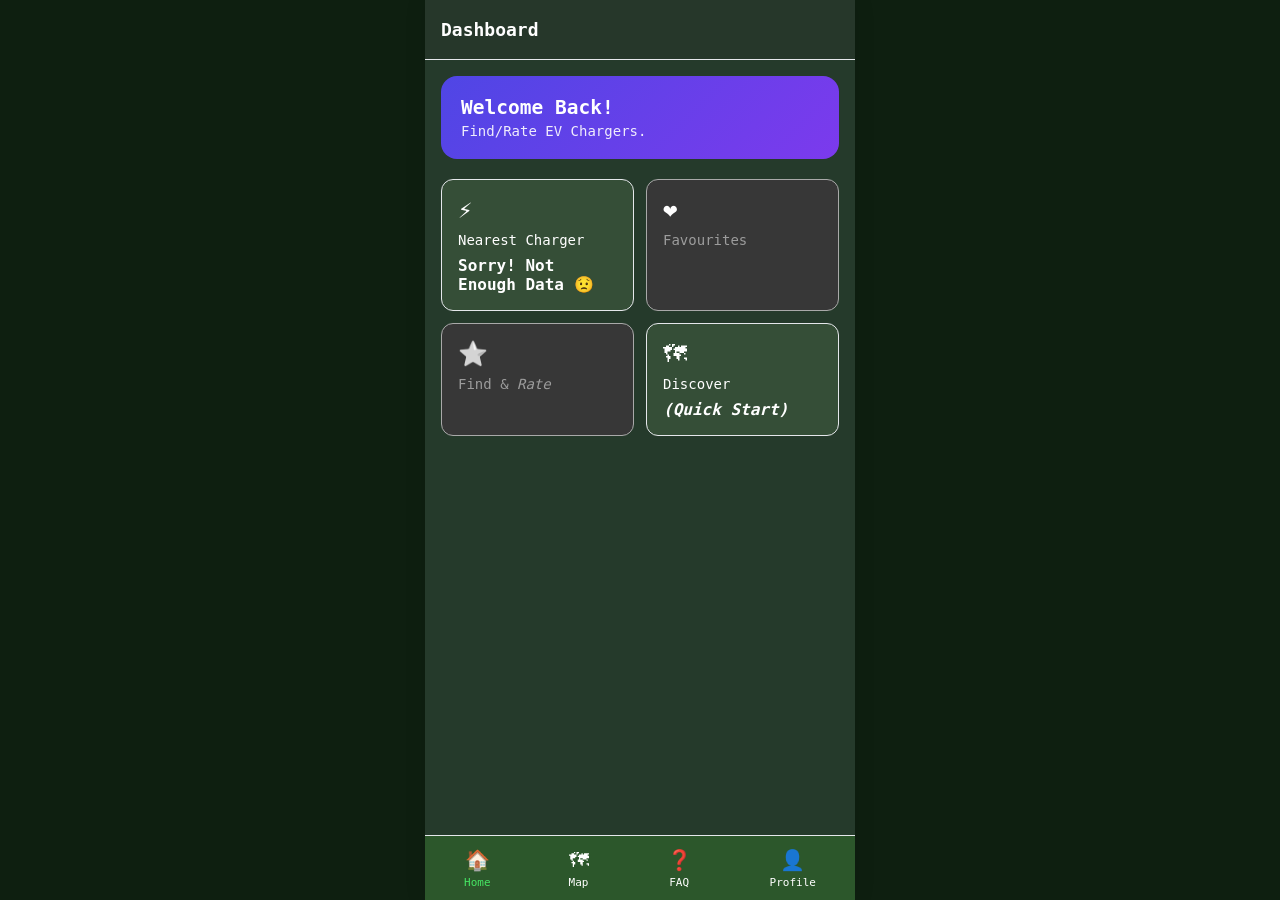
<file: index.html>
<!DOCTYPE html>
<html lang="en">
<head>
    <meta charset="UTF-8">
    <meta name="viewport" content="width=device-width, initial-scale=1.0, maximum-scale=1.0, user-scalable=no">
    <title>Mobile App Shell</title>
    <link rel="stylesheet" href="css/style.css">
    <script src="loader.js"></script>
</head>
<body onload="load()">

    <!-- Main Device Wrapper to restrict width on desktop views -->
    <div class="app-container">
        
        <!-- Fixed App Header -->
        <header class="app-header">

            <h1 class="app-title">Dashboard</h1>

        </header>

        <!-- Main Scrollable Feed Box -->
        <main class="app-content">
            
            <div class="welcome-banner">
                <h2>Welcome Back!</h2>
                <p>Find/Rate EV Chargers.</p>
            </div>

            <!-- UI Action Cards -->
            <div class="card-grid">
                <div class="app-card">
                    <span class="card-icon">⚡</span>
                    <h3>Nearest Charger</h3>
                    <p>Sorry! Not Enough Data 😟</p>
                </div>
                <div class="napp-card">
                    <span class="card-icon">❤️</span>
                    <h3>Favourites</h3>
                </div>
                <div class="napp-card">
                    <span class="card-icon">⭐</span>
                    <h3>Find & <I>Rate</I></h3>
                </div>
                <div class="app-card" onclick="window.location.href = `map.html`">
                    <span class="card-icon">🗺</span>
                    <h3>Discover</h3>
                    <p><i>(Quick Start)</i></p>
                </div>
            </div>

        </main>

        <!-- Fixed Bottom Navigation Bar -->
        <nav class="app-nav" id="nav-dummy">
        </nav>

    </div>

</body>
</html>
</file>
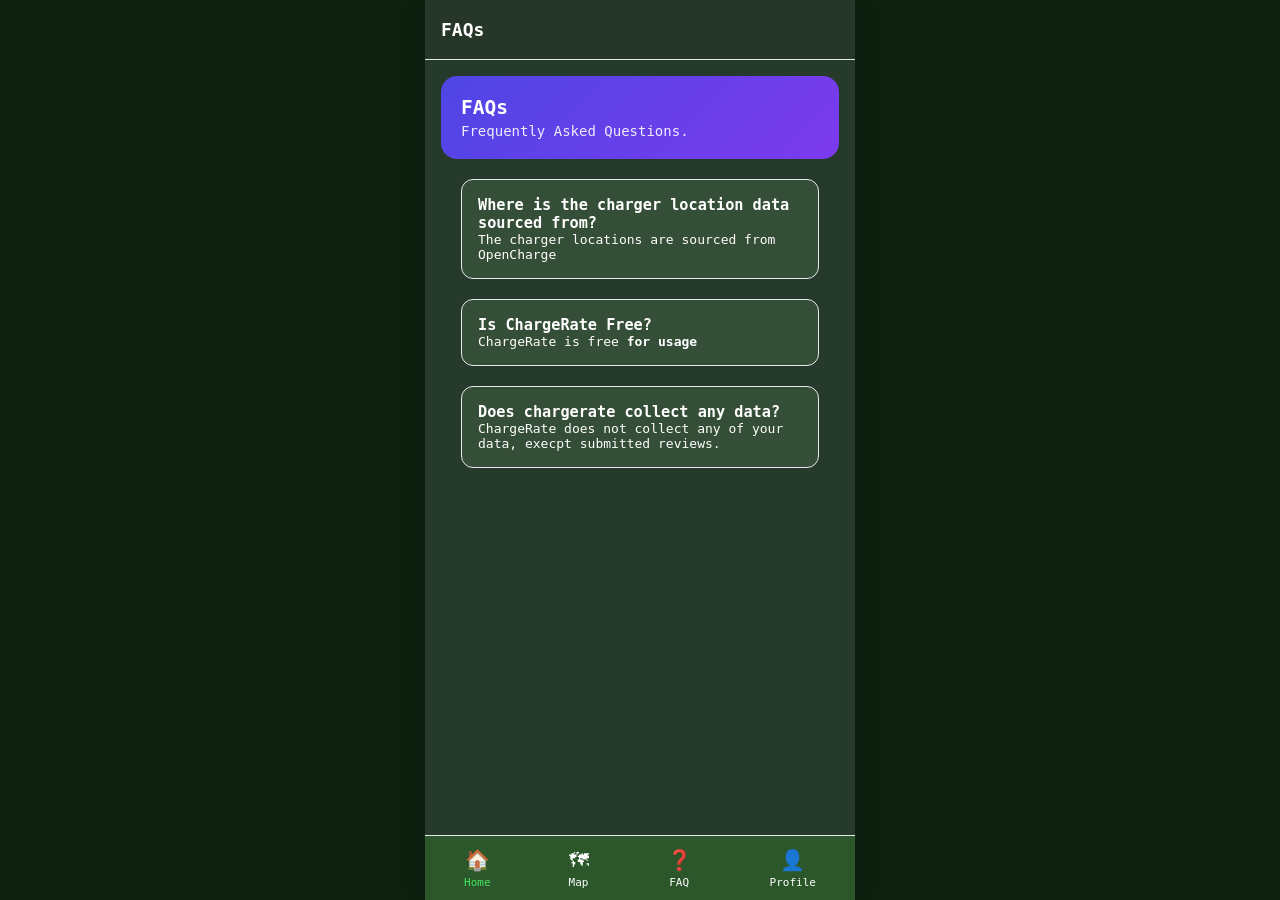
<file: faq.html>
<!DOCTYPE html>
<html lang="en">
<head>
    <meta charset="UTF-8">
    <meta name="viewport" content="width=device-width, initial-scale=1.0, maximum-scale=1.0, user-scalable=no">
    <title>Mobile App Shell</title>
    <link rel="stylesheet" href="css/style.css">
    <script src="loader.js"></script>
</head>
<body onload="load()">

    <!-- Main Device Wrapper to restrict width on desktop views -->
    <div class="app-container">
        
        <!-- Fixed App Header -->
        <header class="app-header">
  
            <h1 class="app-title">FAQs</h1>

        </header>

        <!-- Main Scrollable Feed Box -->
        <main class="app-content">
            
            <div class="welcome-banner">
                <h2>FAQs</h2>
                <p>Frequently Asked Questions.</p>
            </div>

            <!-- UI Action Cards -->
            <div class="faqs">
                <div class="question">
                <h3>Where is the charger location data sourced from?</h3>
                <p>The charger locations are sourced from OpenCharge</p>
                </div>
                <div class="question">
                <h3>Is ChargeRate Free?</h3>
                <p>ChargeRate is free <strong>for usage</strong></p>
                </div>
                <div class="question">
                <h3>Does chargerate collect any data?</h3>
                <p>ChargeRate does not collect any of your data, execpt submitted reviews.</p>
                </div>
            </div>

        </main>

        <!-- Fixed Bottom Navigation Bar -->
        <nav class="app-nav" id="nav-dummy">
        </nav>

    </div>

</body>
</html>
</file>
<file: css/style.css>
/* Core Layout Reset and App Environment Defaults */
* {
    box-sizing: border-box;
    margin: 0;
    padding: 0;
    
    -webkit-tap-highlight-color: transparent;
}

body {
    color: white;
    font-family: monospace;
    background-color: #0e1f10;
    display: flex;
    justify-content: center;
    align-items: center;
    min-height: 100vh;
}

/* Mobile Simulation Frame (Perfect for Desktop Browsing & Native Devices) */
.app-container {
    width: 100%;
    max-width: 430px; /* Standard smartphone width configuration */
    height: 100vh;
    background-color: #114e1c;
    display: flex;
    flex-direction: column;
    position: relative;
    box-shadow: 0 0 20px rgba(0, 0, 0, 0.1);
    overflow: hidden;
}

/* Sticky App Header Styles */
.app-header {
    height: 60px;
    background-color: #26372a;
    border-bottom: 1px solid #e5e7eb;
    display: flex;
    align-items: center;
    justify-content: space-between;
    padding: 0 16px;
    z-index: 10;
}

.app-title {
    font-size: 18px;
    font-weight: 700;
    color: #ffffff;
}

.icon-btn {
    background: none;
    border: none;
    font-size: 20px;
    cursor: pointer;
    color: #ffffff;
}

/* Scrollable Container Elements preventing global viewport bounce */
.app-content {
    flex: 1;
    overflow-y: auto;
    padding: 16px;
    background-color: #253a2b;
    padding-bottom: 80px; /* Clear space for the fixed nav bar */
}

/* UI Card Styles */
.welcome-banner {
    background: linear-gradient(135deg, #4f46e5, #7c3aed);
    color: #ffffff;
    padding: 20px;
    border-radius: 16px;
    margin-bottom: 20px;
}

.welcome-banner p {
    margin-top: 4px;
    opacity: 0.9;
    font-size: 14px;
}

.card-grid {
    display: grid;
    grid-template-columns: repeat(2, 1fr);
    gap: 12px;
}

.app-card {
    background-color: #354e37;
    border: 1px solid #e5e7eb;
    border-radius: 12px;
    padding: 16px;
    display: flex;
    flex-direction: column;
    gap: 8px;
}
.question {
    background-color: #354e37;
    border: 1px solid #e5e7eb;
    border-radius: 12px;
    padding: 16px;
    margin: 20px;
    flex-direction: column;
    gap: 8px;
}


.card-icon {
    font-size: 24px;
}

.app-card h3 {
    font-size: 14px;
    color: #ffffff;
    font-weight: 500;
}

.app-card p {
    font-size: 16px;
    color: #ffffff;
    font-weight: 700;
}
.napp-card {
    background-color: #373737;
    border: 1px solid #aba9a9;
    border-radius: 12px;
    padding: 16px;
    display: flex;
    flex-direction: column;
    gap: 8px;
    filter: grayscale(100%) blur(0.6px);
}

.napp-card:hover {
   animation: blur1 0.5s forwards ease-in-out;
}
@keyframes blur1 {
    0% {filter: grayscale(100%) blur(0.6px);}
    50% {filter: grayscale(100%) blur(5px);}
    100% {filter: grayscale(100%) blur(0.6px);}
}
.napp-card h3 {
    font-size: 14px;
    color: #9d9c9c;
    font-weight: 500;
}

.napp-card p {
    font-size: 16px;
    color: #414141;
    font-weight: 700;
}


/* Sticky Bottom Navigation Bar Layout */
.app-nav {
    position: absolute;
    bottom: 0;
    left: 0;
    right: 0;
    height: 65px;
    background-color: #2c572b;
    border-top: 1px solid #e5e7eb;
    display: flex;
    justify-content: space-around;
    align-items: center;
    z-index: 10;
}

.nav-item {
    display: flex;
    flex-direction: column;
    align-items: center;
    text-decoration: none;
    color: #ffffff;
    gap: 4px;
}

.nav-item.active {
    color: #46e563;
}

.nav-icon {
    font-size: 20px;
}

.nav-label {
    font-size: 11px;
    font-weight: 500;
}
.report {
    color: red;
    transition: all ease-in-out 0.25s;
    cursor: pointer;
    text-align: right;
    font-size: 120%;
}
.report:hover {
    font-size: 150%;
    color: white;
}
</file>
